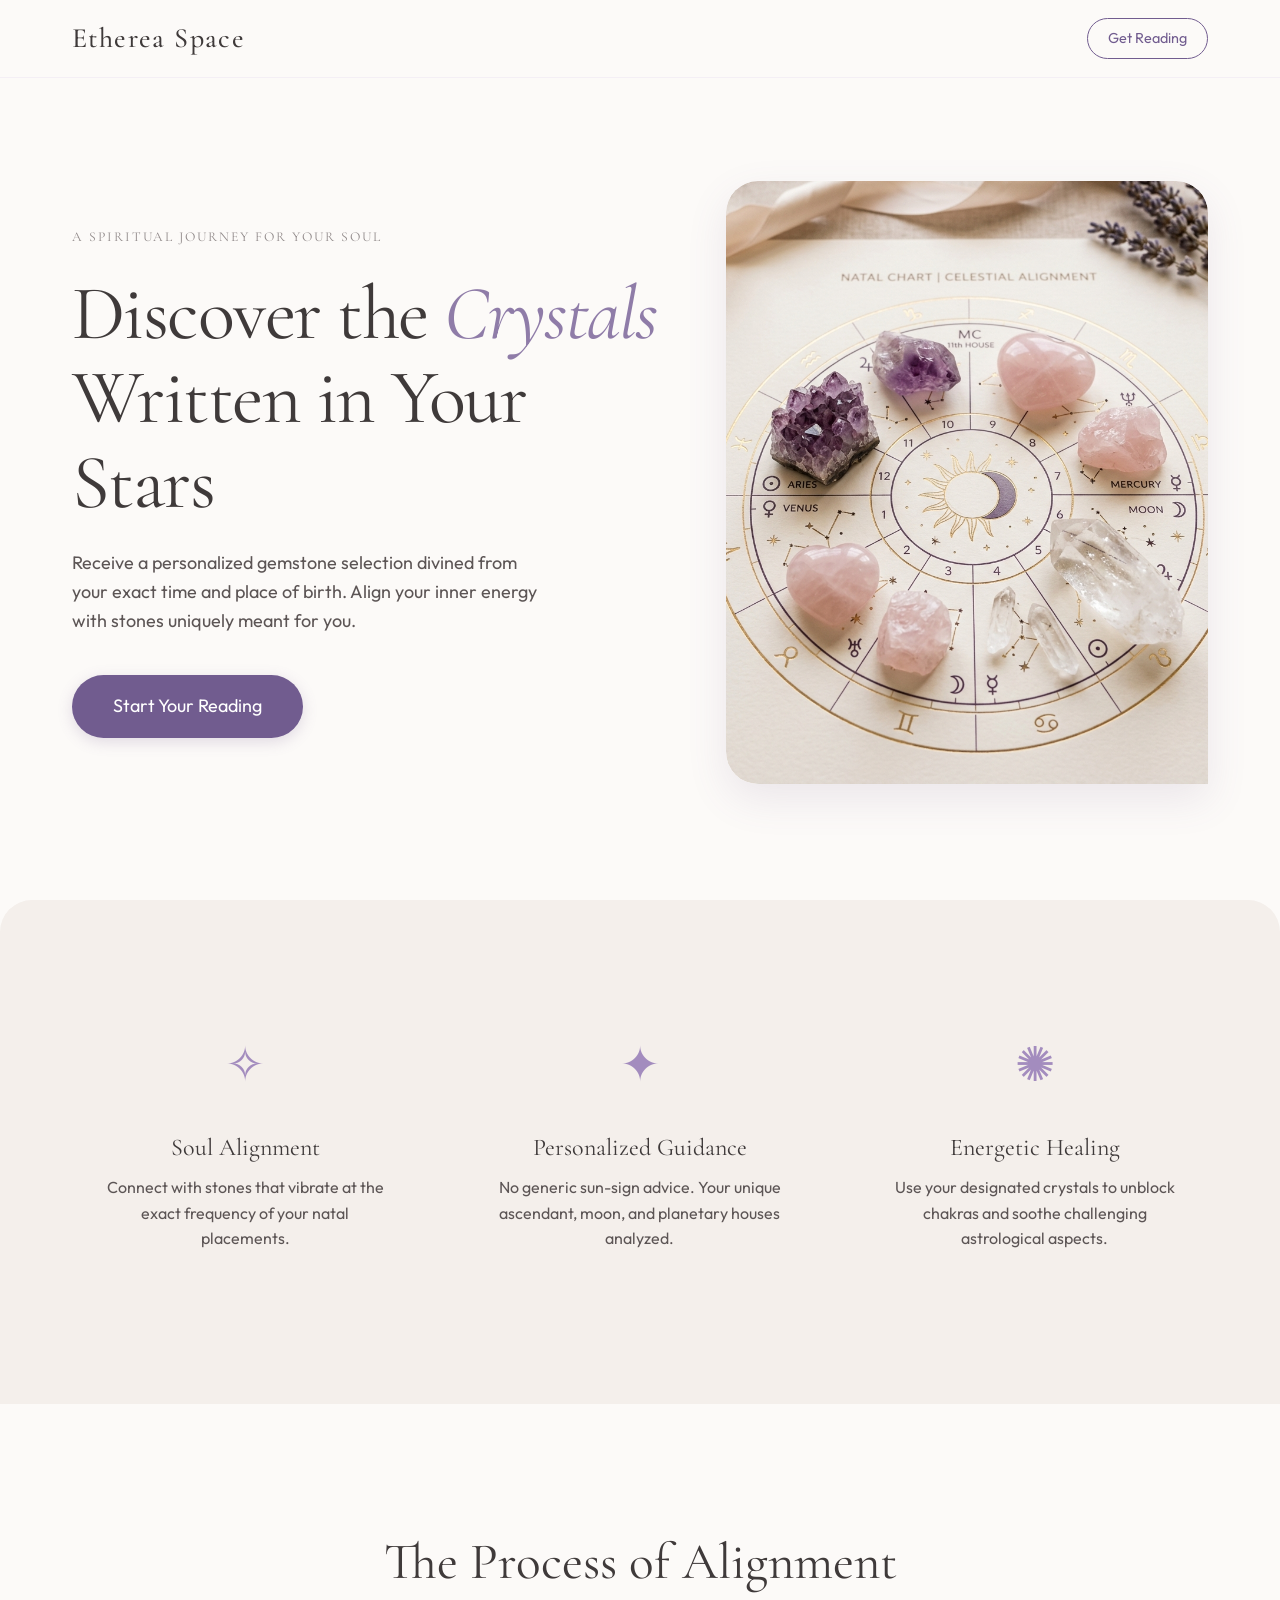
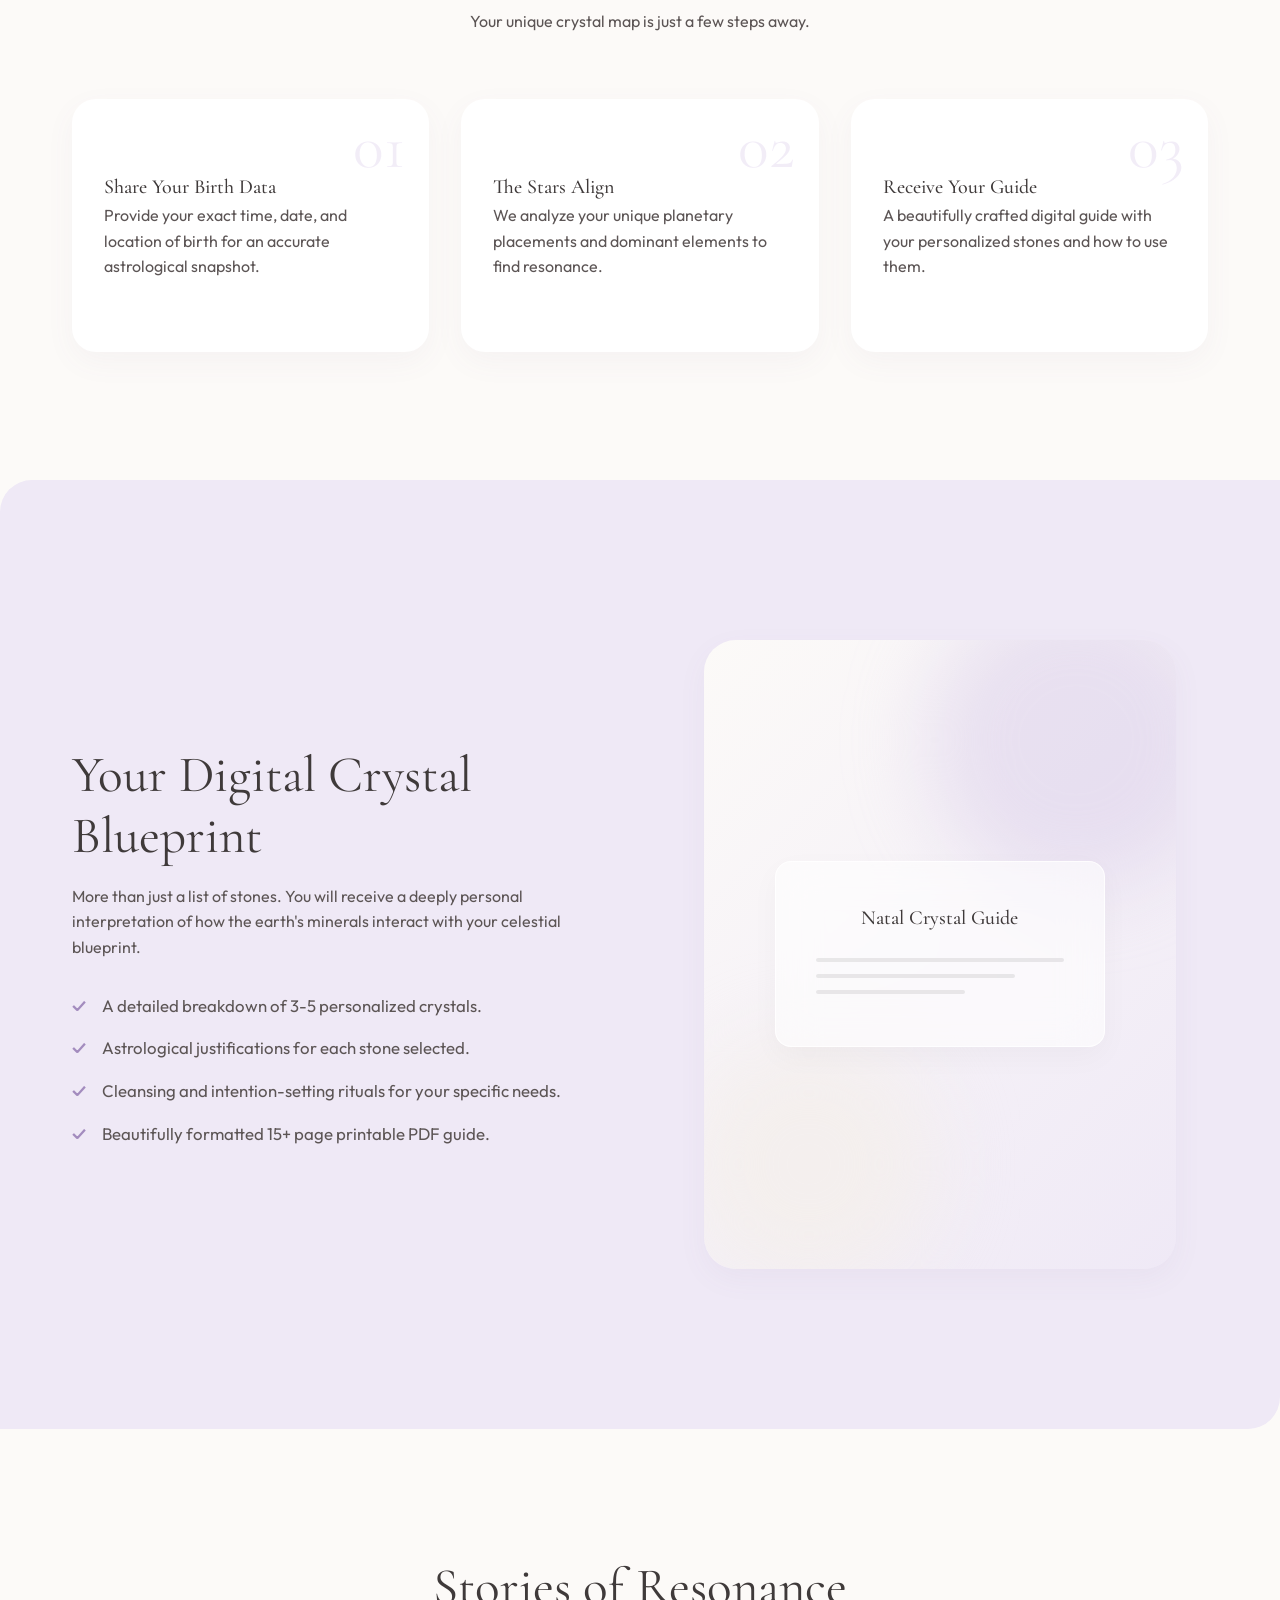
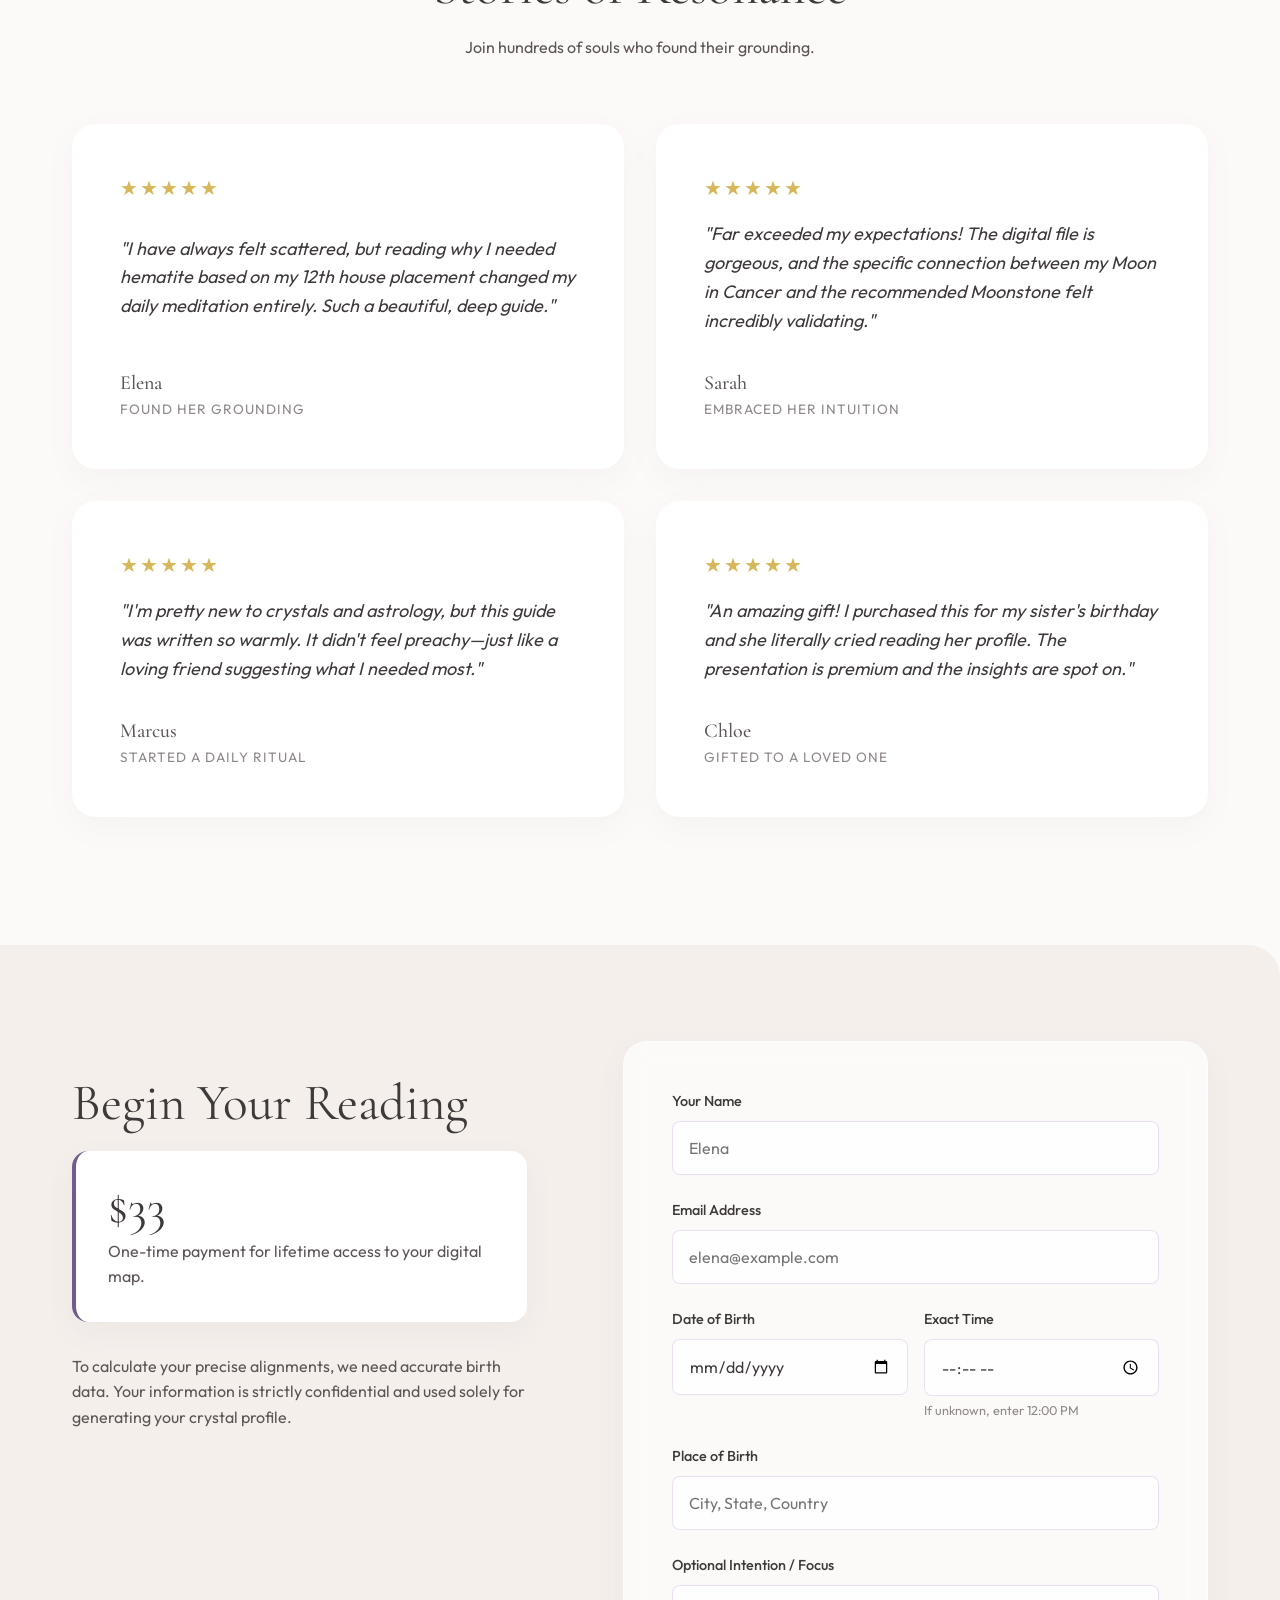
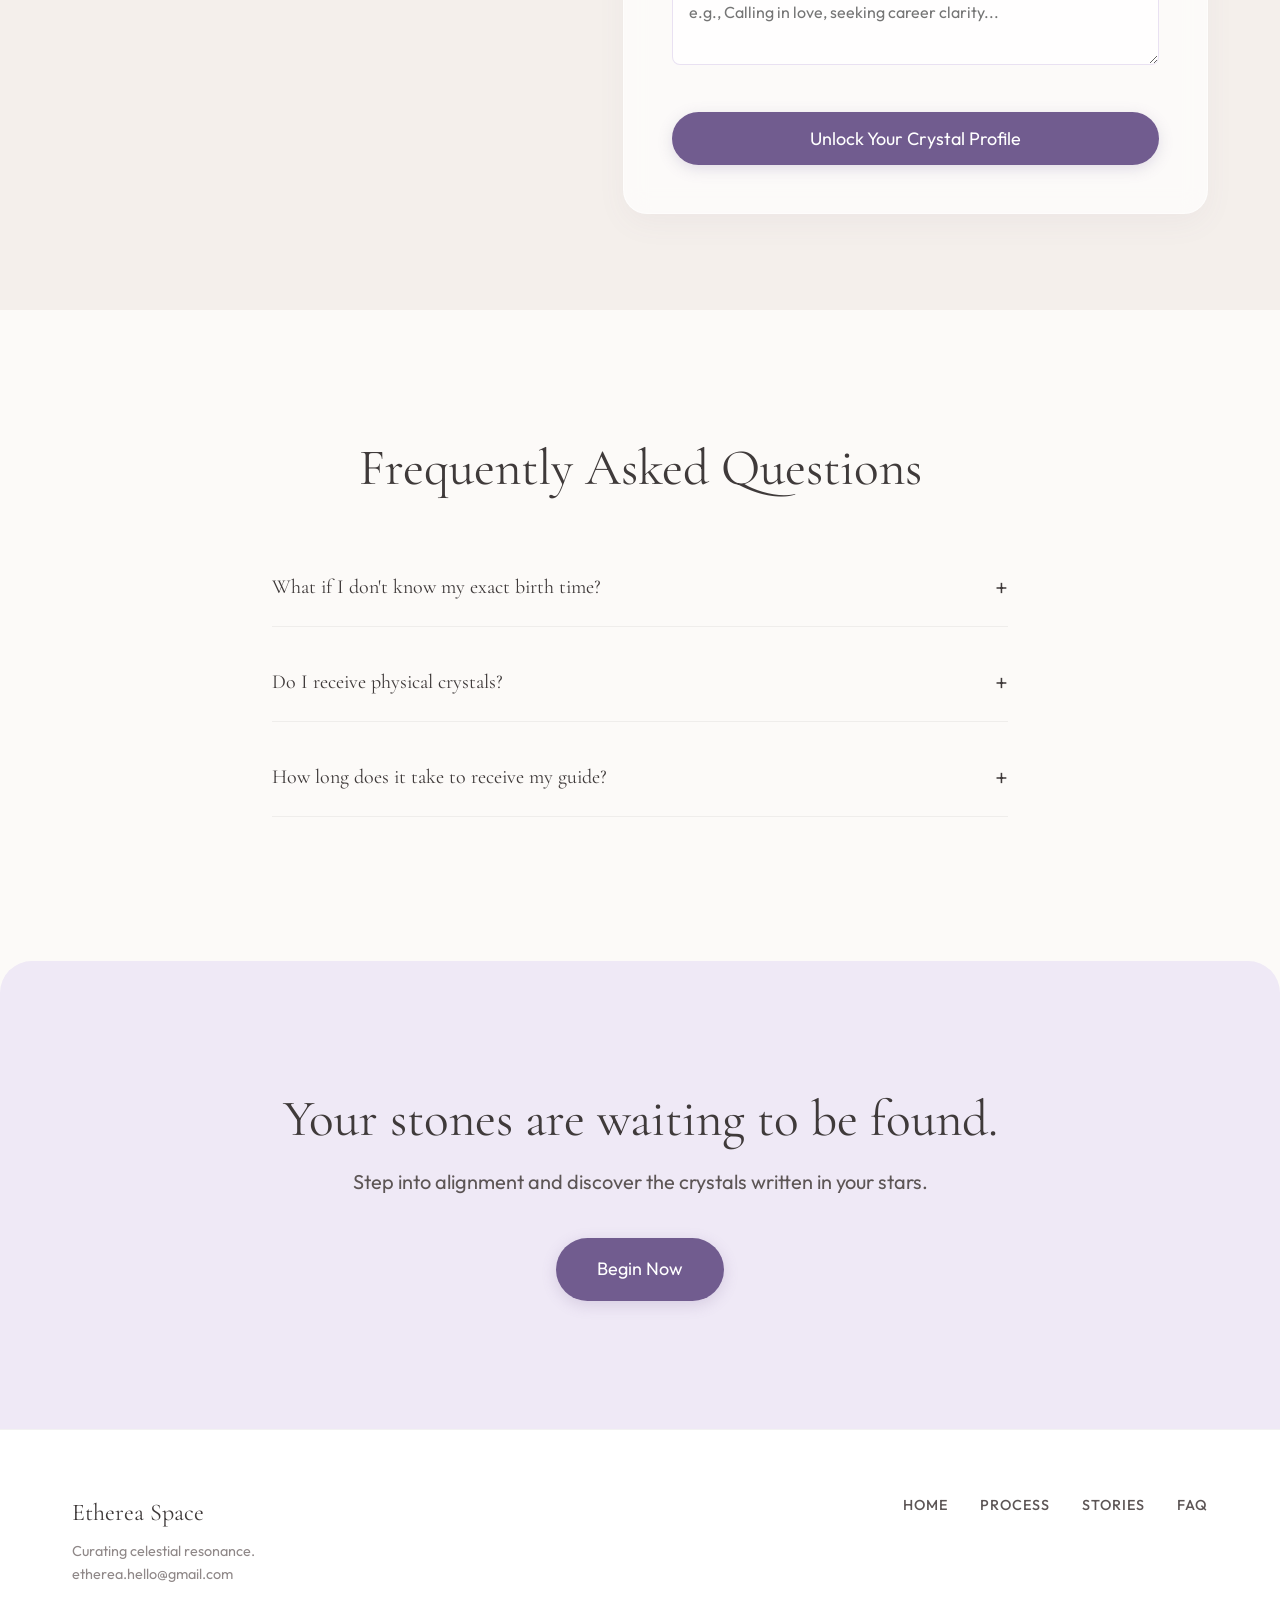
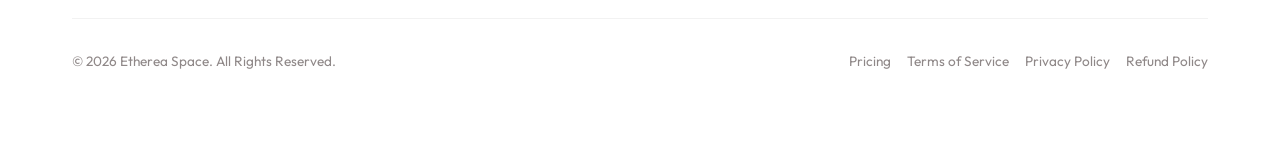
<file: index.html>
<!DOCTYPE html>
<html lang="en">
<head>
    <meta charset="UTF-8">
    <meta name="viewport" content="width=device-width, initial-scale=1.0">
    <title>Etherea Space | Personalized Crystal Natal Reading</title>
    <meta name="description" content="Discover your personalized crystal and gemstone recommendation based on the exact alignments of your natal chart.">
    <link rel="preconnect" href="https://fonts.googleapis.com">
    <link rel="preconnect" href="https://fonts.gstatic.com" crossorigin>
    <link href="https://fonts.googleapis.com/css2?family=Cormorant+Garamond:ital,wght@0,300;0,400;0,500;0,600;1,400&family=Outfit:wght@300;400;500&display=swap" rel="stylesheet">
    <link rel="stylesheet" href="styles.css">
</head>
<body>

    <!-- Header -->
    <header class="navbar">
        <div class="container nav-content">
            <div class="logo">Etherea Space</div>
            <a href="#form-section" class="btn btn-sm">Get Reading</a>
        </div>
    </header>

    <!-- 1. Hero Section -->
    <section class="hero target-section" id="hero">
        <div class="container hero-container">
            <div class="hero-text">
                <span class="eyebrow">A Spiritual Journey for Your Soul</span>
                <h1>Discover the <em>Crystals</em> Written in Your Stars</h1>
                <p>Receive a personalized gemstone selection divined from your exact time and place of birth. Align your inner energy with stones uniquely meant for you.</p>
                <div class="cta-group">
                    <a href="#form-section" class="btn btn-primary btn-lg">Start Your Reading</a>
                </div>
            </div>
            <div class="hero-image-wrapper">
                <img src="assets/hero_image.png" alt="Crystals placed on an aesthetic astrological natal chart" class="hero-img">
            </div>
        </div>
    </section>

    <!-- 2. Trust / Benefits Section -->
    <section class="benefits bg-warm" id="benefits">
        <div class="container benefits-container">
            <div class="benefit-card">
                <div class="icon">✧</div>
                <h3>Soul Alignment</h3>
                <p>Connect with stones that vibrate at the exact frequency of your natal placements.</p>
            </div>
            <div class="benefit-card">
                <div class="icon">✦</div>
                <h3>Personalized Guidance</h3>
                <p>No generic sun-sign advice. Your unique ascendant, moon, and planetary houses analyzed.</p>
            </div>
            <div class="benefit-card">
                <div class="icon">✺</div>
                <h3>Energetic Healing</h3>
                <p>Use your designated crystals to unblock chakras and soothe challenging astrological aspects.</p>
            </div>
        </div>
    </section>

    <!-- 3. How It Works -->
    <section class="how-it-works" id="how-it-works">
        <div class="container section-header">
            <h2>The Process of Alignment</h2>
            <p>Your unique crystal map is just a few steps away.</p>
        </div>
        <div class="container steps-container">
            <div class="step-card">
                <div class="step-num">01</div>
                <h4>Share Your Birth Data</h4>
                <p>Provide your exact time, date, and location of birth for an accurate astrological snapshot.</p>
            </div>
            <div class="step-card">
                <div class="step-num">02</div>
                <h4>The Stars Align</h4>
                <p>We analyze your unique planetary placements and dominant elements to find resonance.</p>
            </div>
            <div class="step-card">
                <div class="step-num">03</div>
                <h4>Receive Your Guide</h4>
                <p>A beautifully crafted digital guide with your personalized stones and how to use them.</p>
            </div>
        </div>
    </section>

    <!-- 4. Product Description -->
    <section class="product-description bg-lavender" id="product">
        <div class="container product-container">
            <div class="product-text">
                <h2>Your Digital Crystal Blueprint</h2>
                <p>More than just a list of stones. You will receive a deeply personal interpretation of how the earth's minerals interact with your celestial blueprint.</p>
                <ul class="feature-list">
                    <li><span>✓</span> A detailed breakdown of 3-5 personalized crystals.</li>
                    <li><span>✓</span> Astrological justifications for each stone selected.</li>
                    <li><span>✓</span> Cleansing and intention-setting rituals for your specific needs.</li>
                    <li><span>✓</span> Beautifully formatted 15+ page printable PDF guide.</li>
                </ul>
            </div>
            <div class="product-visual">
                <div class="abstract-card">
                    <div class="circle c1"></div>
                    <div class="circle c2"></div>
                    <div class="glass-overlay">
                        <h4>Natal Crystal Guide</h4>
                        <div class="lines">
                            <div class="line w-long"></div>
                            <div class="line w-med"></div>
                            <div class="line w-short"></div>
                        </div>
                    </div>
                </div>
            </div>
        </div>
    </section>

    <!-- 5. Testimonials -->
    <section class="testimonials" id="testimonials">
        <div class="container section-header">
            <h2>Stories of Resonance</h2>
            <p>Join hundreds of souls who found their grounding.</p>
        </div>
        <div class="container testimonial-grid">
            <div class="testimonial-card">
                <div class="stars">★★★★★</div>
                <p class="review-text">"I have always felt scattered, but reading why I needed hematite based on my 12th house placement changed my daily meditation entirely. Such a beautiful, deep guide."</p>
                <div class="reviewer">
                    <strong>Elena</strong>
                    <span>Found her grounding</span>
                </div>
            </div>
            <div class="testimonial-card">
                <div class="stars">★★★★★</div>
                <p class="review-text">"Far exceeded my expectations! The digital file is gorgeous, and the specific connection between my Moon in Cancer and the recommended Moonstone felt incredibly validating."</p>
                <div class="reviewer">
                    <strong>Sarah</strong>
                    <span>Embraced her intuition</span>
                </div>
            </div>
            <div class="testimonial-card">
                <div class="stars">★★★★★</div>
                <p class="review-text">"I'm pretty new to crystals and astrology, but this guide was written so warmly. It didn't feel preachy—just like a loving friend suggesting what I needed most."</p>
                <div class="reviewer">
                    <strong>Marcus</strong>
                    <span>Started a daily ritual</span>
                </div>
            </div>
            <div class="testimonial-card">
                <div class="stars">★★★★★</div>
                <p class="review-text">"An amazing gift! I purchased this for my sister's birthday and she literally cried reading her profile. The presentation is premium and the insights are spot on."</p>
                <div class="reviewer">
                    <strong>Chloe</strong>
                    <span>Gifted to a loved one</span>
                </div>
            </div>
        </div>
    </section>

    <!-- 6 & 7. Input Form & Pricing -->
    <section class="form-section bg-warm" id="form-section">
        <div class="container form-layout">
            <div class="form-intro">
                <h2>Begin Your Reading</h2>
                <div class="pricing-card">
                    <span class="price">$33</span>
                    <span class="price-desc">One-time payment for lifetime access to your digital map.</span>
                </div>
                <p class="form-context">To calculate your precise alignments, we need accurate birth data. Your information is strictly confidential and used solely for generating your crystal profile.</p>
            </div>
            <div class="form-wrapper glass-panel">
                <form id="natalForm" class="natal-form">
                    <div class="form-group">
                        <label for="name">Your Name</label>
                        <input type="text" id="name" name="name" required placeholder="Elena">
                    </div>
                    <div class="form-group">
                        <label for="email">Email Address</label>
                        <input type="email" id="email" name="email" required placeholder="elena@example.com">
                    </div>
                    <div class="form-row">
                        <div class="form-group half">
                            <label for="dob">Date of Birth</label>
                            <input type="date" id="dob" name="dob" required>
                        </div>
                        <div class="form-group half">
                            <label for="time">Exact Time</label>
                            <input type="time" id="time" name="time" required>
                            <small class="helper-text">If unknown, enter 12:00 PM</small>
                        </div>
                    </div>
                    <div class="form-group">
                        <label for="place">Place of Birth</label>
                        <input type="text" id="place" name="place" required placeholder="City, State, Country">
                    </div>
                    <div class="form-group">
                        <label for="intention">Optional Intention / Focus</label>
                        <textarea id="intention" name="intention" rows="2" placeholder="e.g., Calling in love, seeking career clarity..."></textarea>
                    </div>
                    <button type="submit" class="btn btn-primary submit-btn" id="submitBtn">
                        <span class="btn-text">Unlock Your Crystal Profile</span>
                        <span class="loader" style="display: none;"></span>
                    </button>
                    <div class="form-success" id="formSuccess" style="display: none;">
                        <h3>✨ Journey Initiated</h3>
                        <p>Redirecting you to secure checkout...</p>
                    </div>
                </form>
            </div>
        </div>
    </section>

    <!-- 8. FAQ Section -->
    <section class="faq-section" id="faq">
        <div class="container faq-container">
            <h2>Frequently Asked Questions</h2>
            <div class="faq-list">
                <div class="faq-item">
                    <button class="faq-question">What if I don't know my exact birth time?</button>
                    <div class="faq-answer"><p>While an exact time gives us your rising sign and precise house placements, we can still provide a robust sun and moon alignment profile using a default time of 12:00 PM.</p></div>
                </div>
                <div class="faq-item">
                    <button class="faq-question">Do I receive physical crystals?</button>
                    <div class="faq-answer"><p>This is a strictly digital product. You will receive a visually stunning, comprehensive digital guide detailing which crystals belong to you, allowing you to source them locally or ethically yourself.</p></div>
                </div>
                <div class="faq-item">
                    <button class="faq-question">How long does it take to receive my guide?</button>
                    <div class="faq-answer"><p>Your personalized digital guide is intuitively generated and delivered directly to your email inbox within 24 hours of purchase.</p></div>
                </div>
            </div>
        </div>
    </section>

    <!-- 9. Final CTA -->
    <section class="final-cta bg-lavender" id="final-cta">
        <div class="container cta-container text-center">
            <h2>Your stones are waiting to be found.</h2>
            <p>Step into alignment and discover the crystals written in your stars.</p>
            <a href="#form-section" class="btn btn-primary btn-lg">Begin Now</a>
        </div>
    </section>

    <!-- 10. Footer -->
    <footer class="footer">
        <div class="container footer-container">
            <div class="footer-brand">
                <h3>Etherea Space</h3>
                <p>Curating celestial resonance.</p>
                <p><a href="mailto:etherea.hello@gmail.com">etherea.hello@gmail.com</a></p>
            </div>
            <div class="footer-links">
                <a href="#hero">Home</a>
                <a href="#how-it-works">Process</a>
                <a href="#testimonials">Stories</a>
                <a href="#faq">FAQ</a>
            </div>
            <div class="footer-legal">
                <p>&copy; 2026 Etherea Space. All Rights Reserved.</p>
                <div class="legal-links">
                    <a href="pricing.html">Pricing</a>
                    <a href="terms.html">Terms of Service</a>
                    <a href="privacy.html">Privacy Policy</a>
                    <a href="refund.html">Refund Policy</a>
                </div>
            </div>
        </div>
    </footer>

    <script src="script.js"></script>
</body>
</html>
</file>
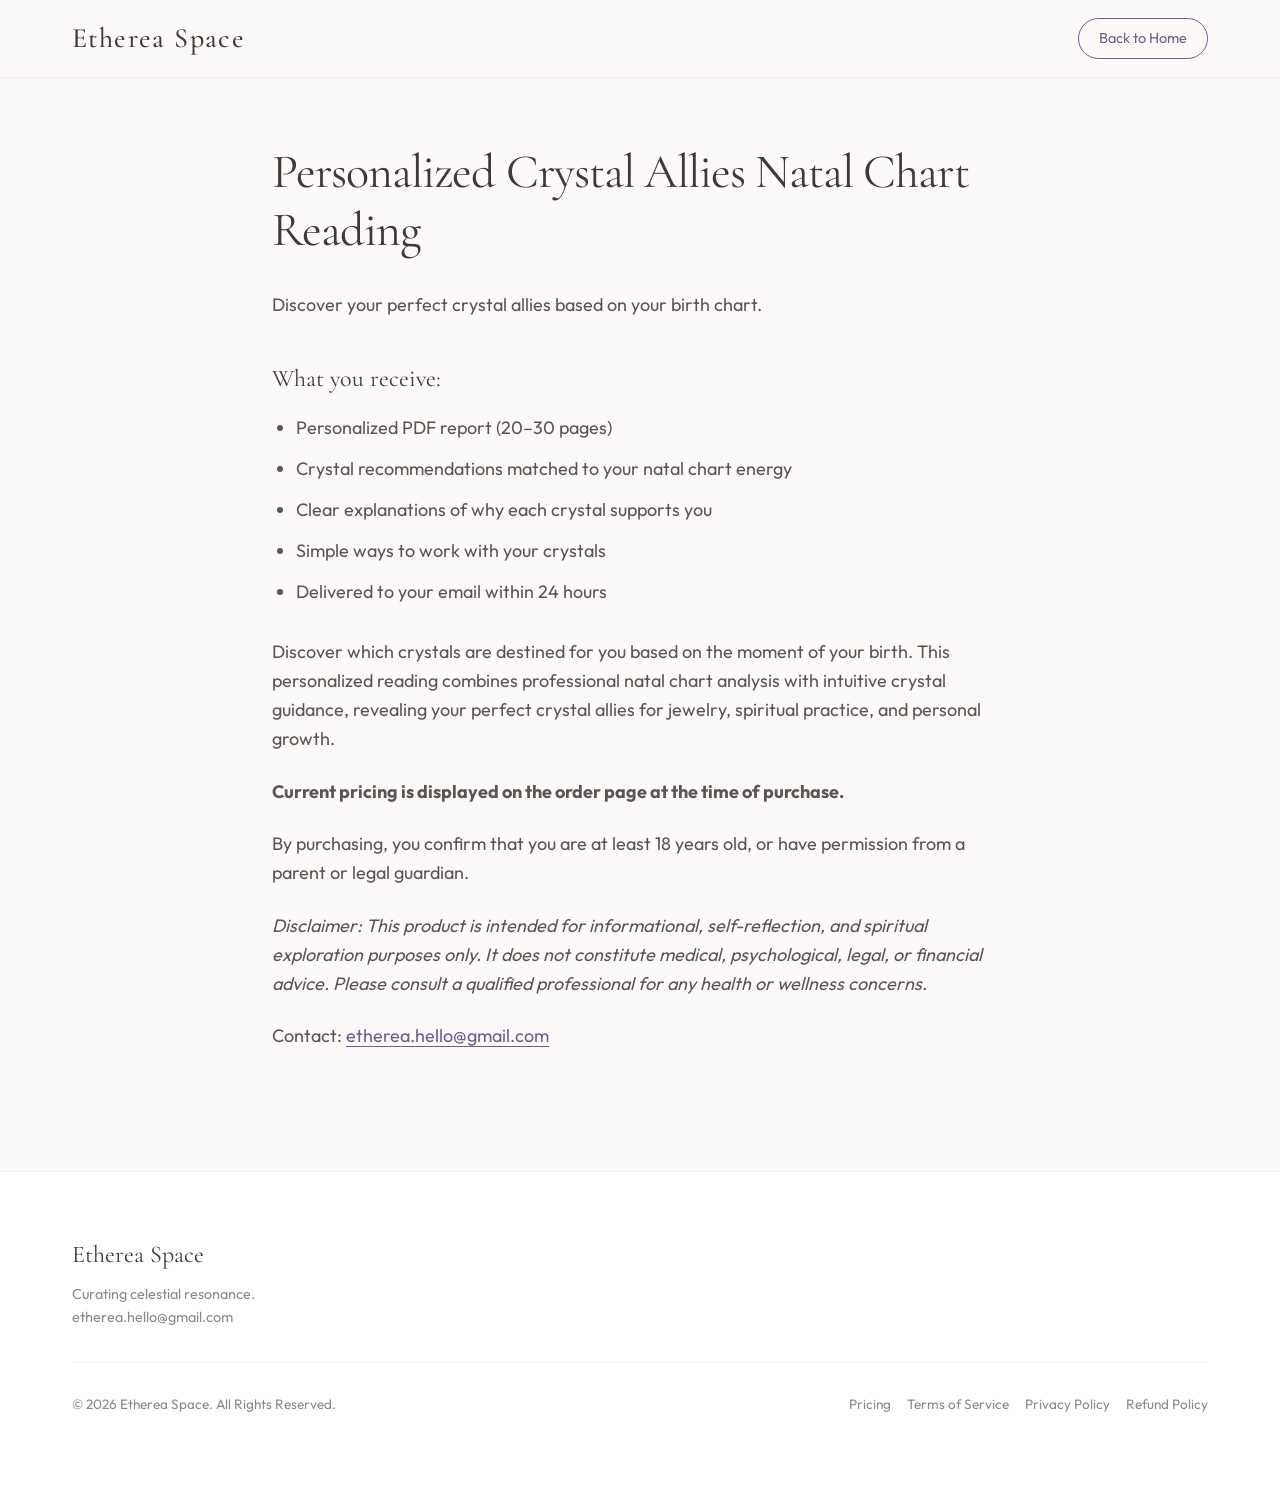
<file: pricing.html>
<!DOCTYPE html>
<html lang="en">
<head>
    <meta charset="UTF-8">
    <meta name="viewport" content="width=device-width, initial-scale=1.0">
    <title>Pricing | Etherea Space</title>
    <link rel="preconnect" href="https://fonts.googleapis.com">
    <link rel="preconnect" href="https://fonts.gstatic.com" crossorigin>
    <link href="https://fonts.googleapis.com/css2?family=Cormorant+Garamond:ital,wght@0,300;0,400;0,500;0,600;1,400&family=Outfit:wght@300;400;500&display=swap" rel="stylesheet">
    <link rel="stylesheet" href="styles.css">
</head>
<body class="page-legal">
    <header class="navbar">
        <div class="container nav-content">
            <a href="index.html" class="logo">Etherea Space</a>
            <a href="index.html" class="btn btn-sm">Back to Home</a>
        </div>
    </header>

    <main class="legal-content">
        <div class="container container-sm">
            <h1>Personalized Crystal Allies Natal Chart Reading</h1>
            
            <p>Discover your perfect crystal allies based on your birth chart.</p>
            
            <h3>What you receive:</h3>
            <ul>
                <li>Personalized PDF report (20–30 pages)</li>
                <li>Crystal recommendations matched to your natal chart energy</li>
                <li>Clear explanations of why each crystal supports you</li>
                <li>Simple ways to work with your crystals</li>
                <li>Delivered to your email within 24 hours</li>
            </ul>

            <p>Discover which crystals are destined for you based on the moment of your birth. This personalized reading combines professional natal chart analysis with intuitive crystal guidance, revealing your perfect crystal allies for jewelry, spiritual practice, and personal growth.</p>

            <p><strong>Current pricing is displayed on the order page at the time of purchase.</strong></p>

            <p>By purchasing, you confirm that you are at least 18 years old, or have permission from a parent or legal guardian.</p>

            <p><em>Disclaimer: This product is intended for informational, self-reflection, and spiritual exploration purposes only. It does not constitute medical, psychological, legal, or financial advice. Please consult a qualified professional for any health or wellness concerns.</em></p>

            <p>Contact: <a href="mailto:etherea.hello@gmail.com">etherea.hello@gmail.com</a></p>
        </div>
    </main>

    <footer class="footer">
        <div class="container footer-container">
            <div class="footer-brand">
                <h3>Etherea Space</h3>
                <p>Curating celestial resonance.</p>
                <p><a href="mailto:etherea.hello@gmail.com">etherea.hello@gmail.com</a></p>
            </div>
            <div class="footer-legal">
                <p>&copy; 2026 Etherea Space. All Rights Reserved.</p>
                <div class="legal-links">
                    <a href="pricing.html">Pricing</a>
                    <a href="terms.html">Terms of Service</a>
                    <a href="privacy.html">Privacy Policy</a>
                    <a href="refund.html">Refund Policy</a>
                </div>
            </div>
        </div>
    </footer>
</body>
</html>
</file>
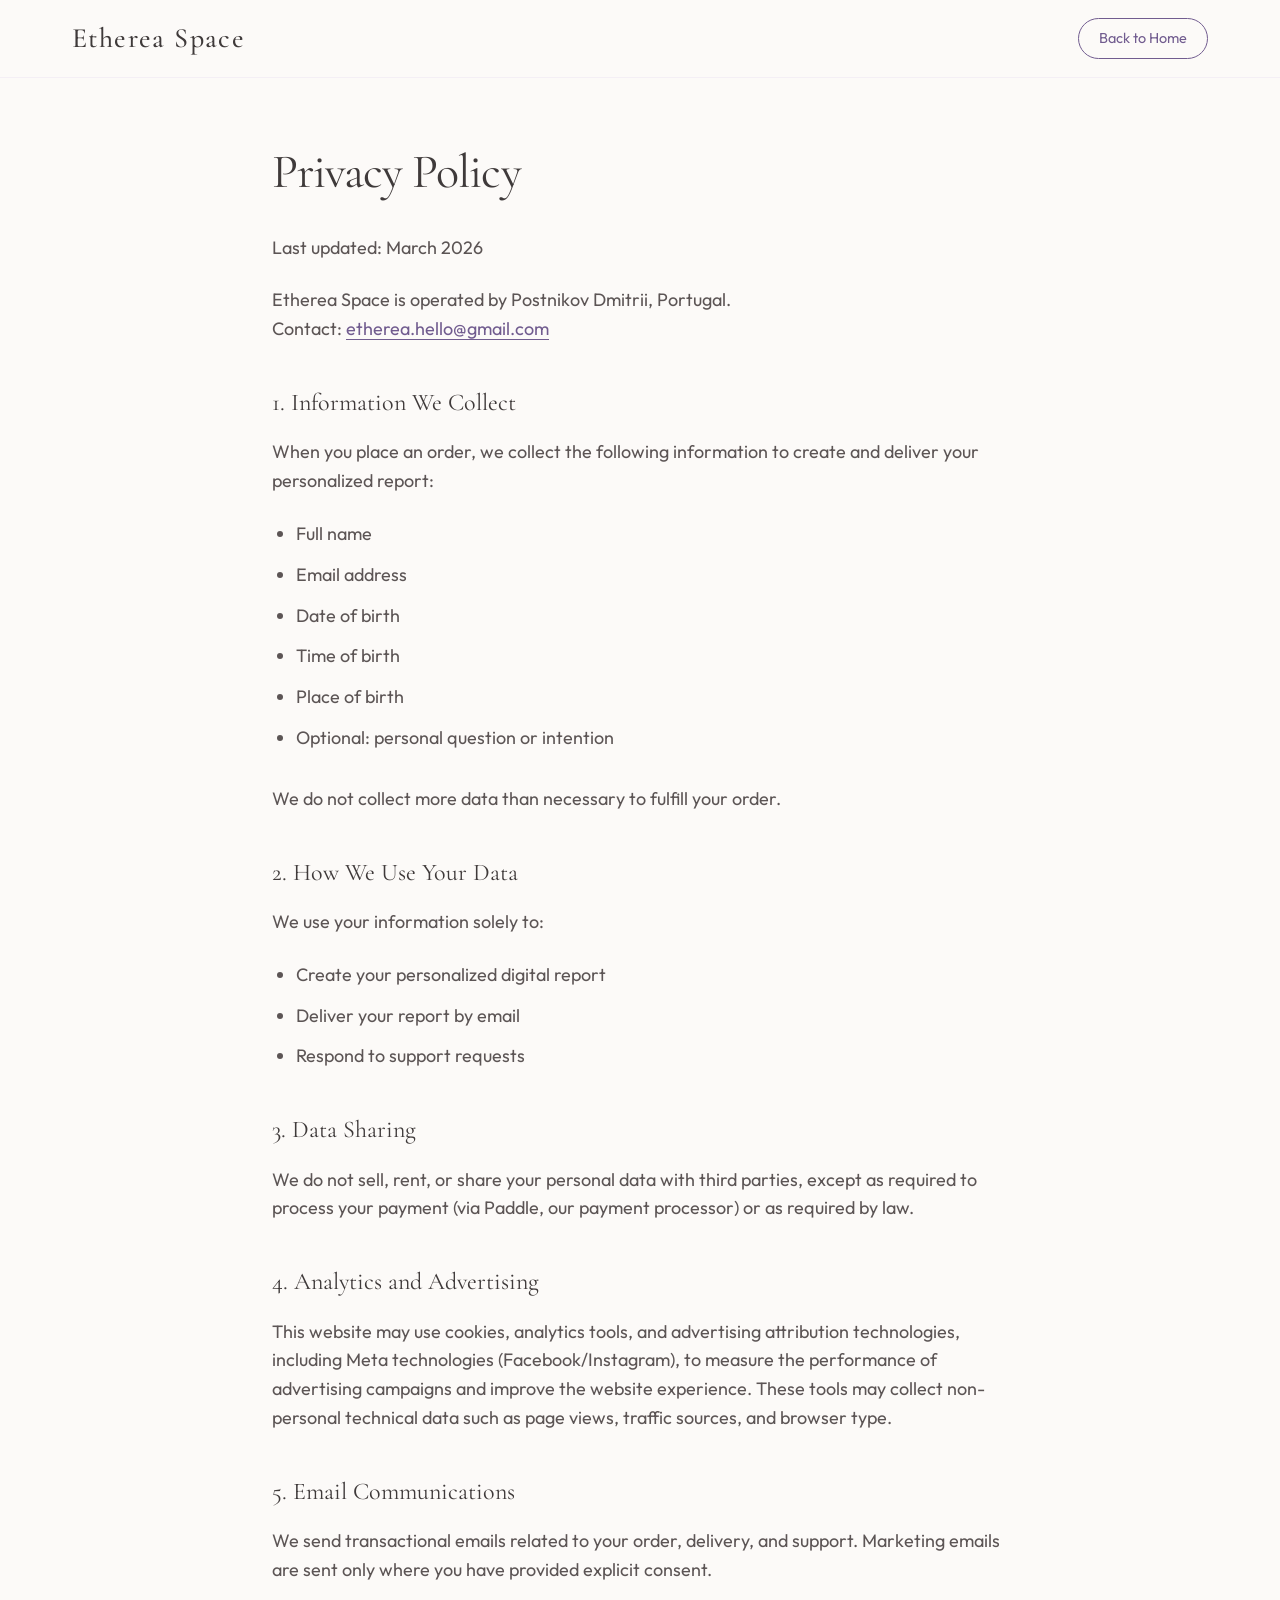
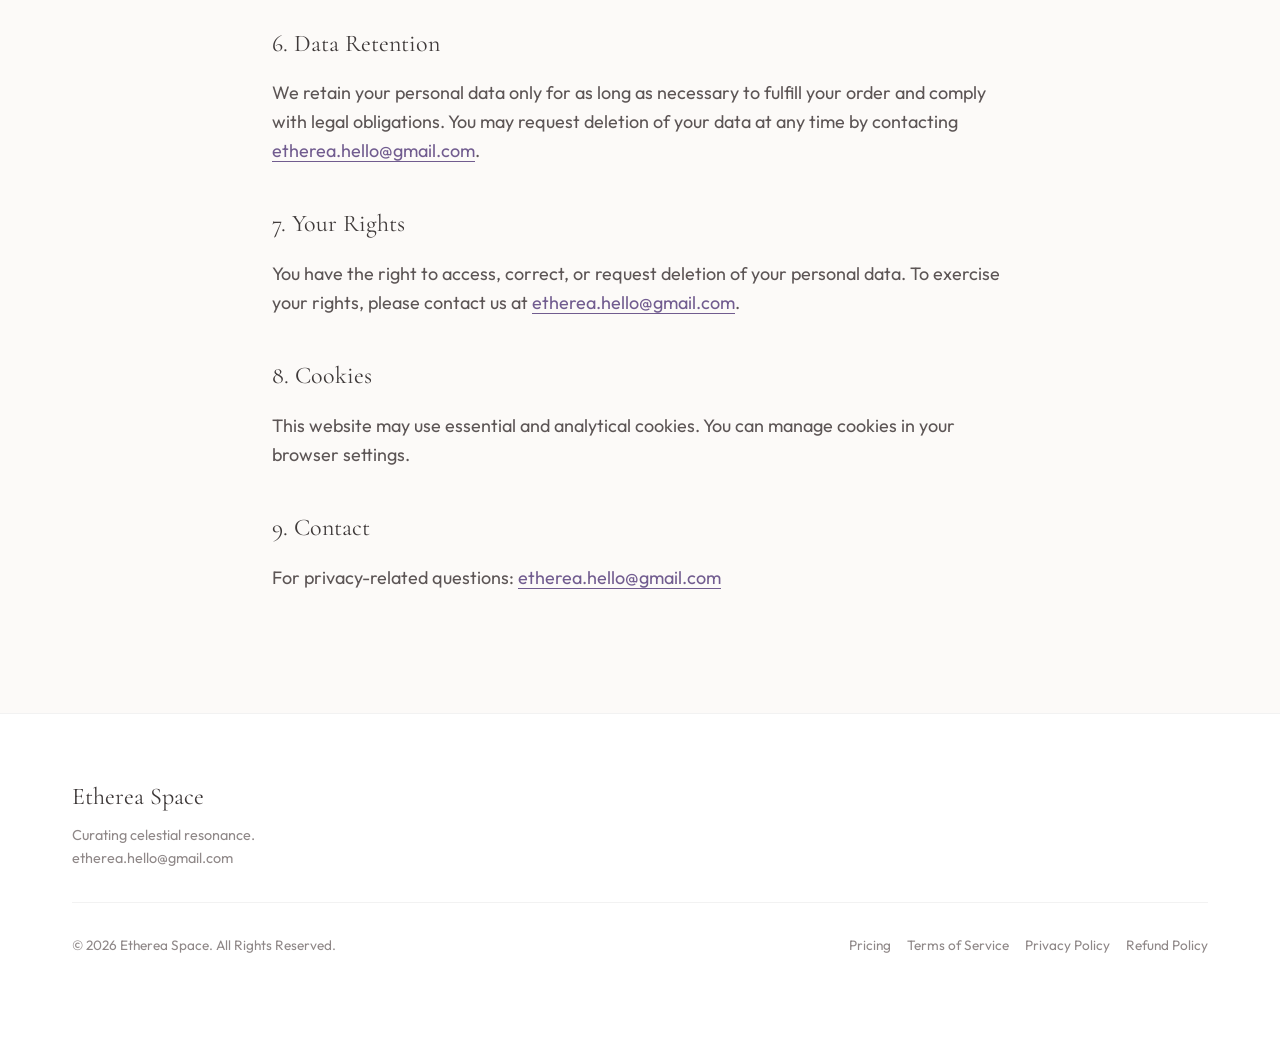
<file: privacy.html>
<!DOCTYPE html>
<html lang="en">
<head>
    <meta charset="UTF-8">
    <meta name="viewport" content="width=device-width, initial-scale=1.0">
    <title>Privacy Policy | Etherea Space</title>
    <link rel="preconnect" href="https://fonts.googleapis.com">
    <link rel="preconnect" href="https://fonts.gstatic.com" crossorigin>
    <link href="https://fonts.googleapis.com/css2?family=Cormorant+Garamond:ital,wght@0,300;0,400;0,500;0,600;1,400&family=Outfit:wght@300;400;500&display=swap" rel="stylesheet">
    <link rel="stylesheet" href="styles.css">
</head>
<body class="page-legal">
    <header class="navbar">
        <div class="container nav-content">
            <a href="index.html" class="logo">Etherea Space</a>
            <a href="index.html" class="btn btn-sm">Back to Home</a>
        </div>
    </header>

    <main class="legal-content">
        <div class="container container-sm">
            <h1>Privacy Policy</h1>
            
            <p>Last updated: March 2026</p>
            <p>Etherea Space is operated by Postnikov Dmitrii, Portugal.<br>
            Contact: <a href="mailto:etherea.hello@gmail.com">etherea.hello@gmail.com</a></p>

            <h3>1. Information We Collect</h3>
            <p>When you place an order, we collect the following information to create and deliver your personalized report:</p>
            <ul>
                <li>Full name</li>
                <li>Email address</li>
                <li>Date of birth</li>
                <li>Time of birth</li>
                <li>Place of birth</li>
                <li>Optional: personal question or intention</li>
            </ul>
            <p>We do not collect more data than necessary to fulfill your order.</p>

            <h3>2. How We Use Your Data</h3>
            <p>We use your information solely to:</p>
            <ul>
                <li>Create your personalized digital report</li>
                <li>Deliver your report by email</li>
                <li>Respond to support requests</li>
            </ul>

            <h3>3. Data Sharing</h3>
            <p>We do not sell, rent, or share your personal data with third parties, except as required to process your payment (via Paddle, our payment processor) or as required by law.</p>

            <h3>4. Analytics and Advertising</h3>
            <p>This website may use cookies, analytics tools, and advertising attribution technologies, including Meta technologies (Facebook/Instagram), to measure the performance of advertising campaigns and improve the website experience. These tools may collect non-personal technical data such as page views, traffic sources, and browser type.</p>

            <h3>5. Email Communications</h3>
            <p>We send transactional emails related to your order, delivery, and support. Marketing emails are sent only where you have provided explicit consent.</p>

            <h3>6. Data Retention</h3>
            <p>We retain your personal data only for as long as necessary to fulfill your order and comply with legal obligations. You may request deletion of your data at any time by contacting <a href="mailto:etherea.hello@gmail.com">etherea.hello@gmail.com</a>.</p>

            <h3>7. Your Rights</h3>
            <p>You have the right to access, correct, or request deletion of your personal data. To exercise your rights, please contact us at <a href="mailto:etherea.hello@gmail.com">etherea.hello@gmail.com</a>.</p>

            <h3>8. Cookies</h3>
            <p>This website may use essential and analytical cookies. You can manage cookies in your browser settings.</p>

            <h3>9. Contact</h3>
            <p>For privacy-related questions: <a href="mailto:etherea.hello@gmail.com">etherea.hello@gmail.com</a></p>
        </div>
    </main>

    <footer class="footer">
        <div class="container footer-container">
            <div class="footer-brand">
                <h3>Etherea Space</h3>
                <p>Curating celestial resonance.</p>
                <p><a href="mailto:etherea.hello@gmail.com">etherea.hello@gmail.com</a></p>
            </div>
            <div class="footer-legal">
                <p>&copy; 2026 Etherea Space. All Rights Reserved.</p>
                <div class="legal-links">
                    <a href="pricing.html">Pricing</a>
                    <a href="terms.html">Terms of Service</a>
                    <a href="privacy.html">Privacy Policy</a>
                    <a href="refund.html">Refund Policy</a>
                </div>
            </div>
        </div>
    </footer>
</body>
</html>
</file>
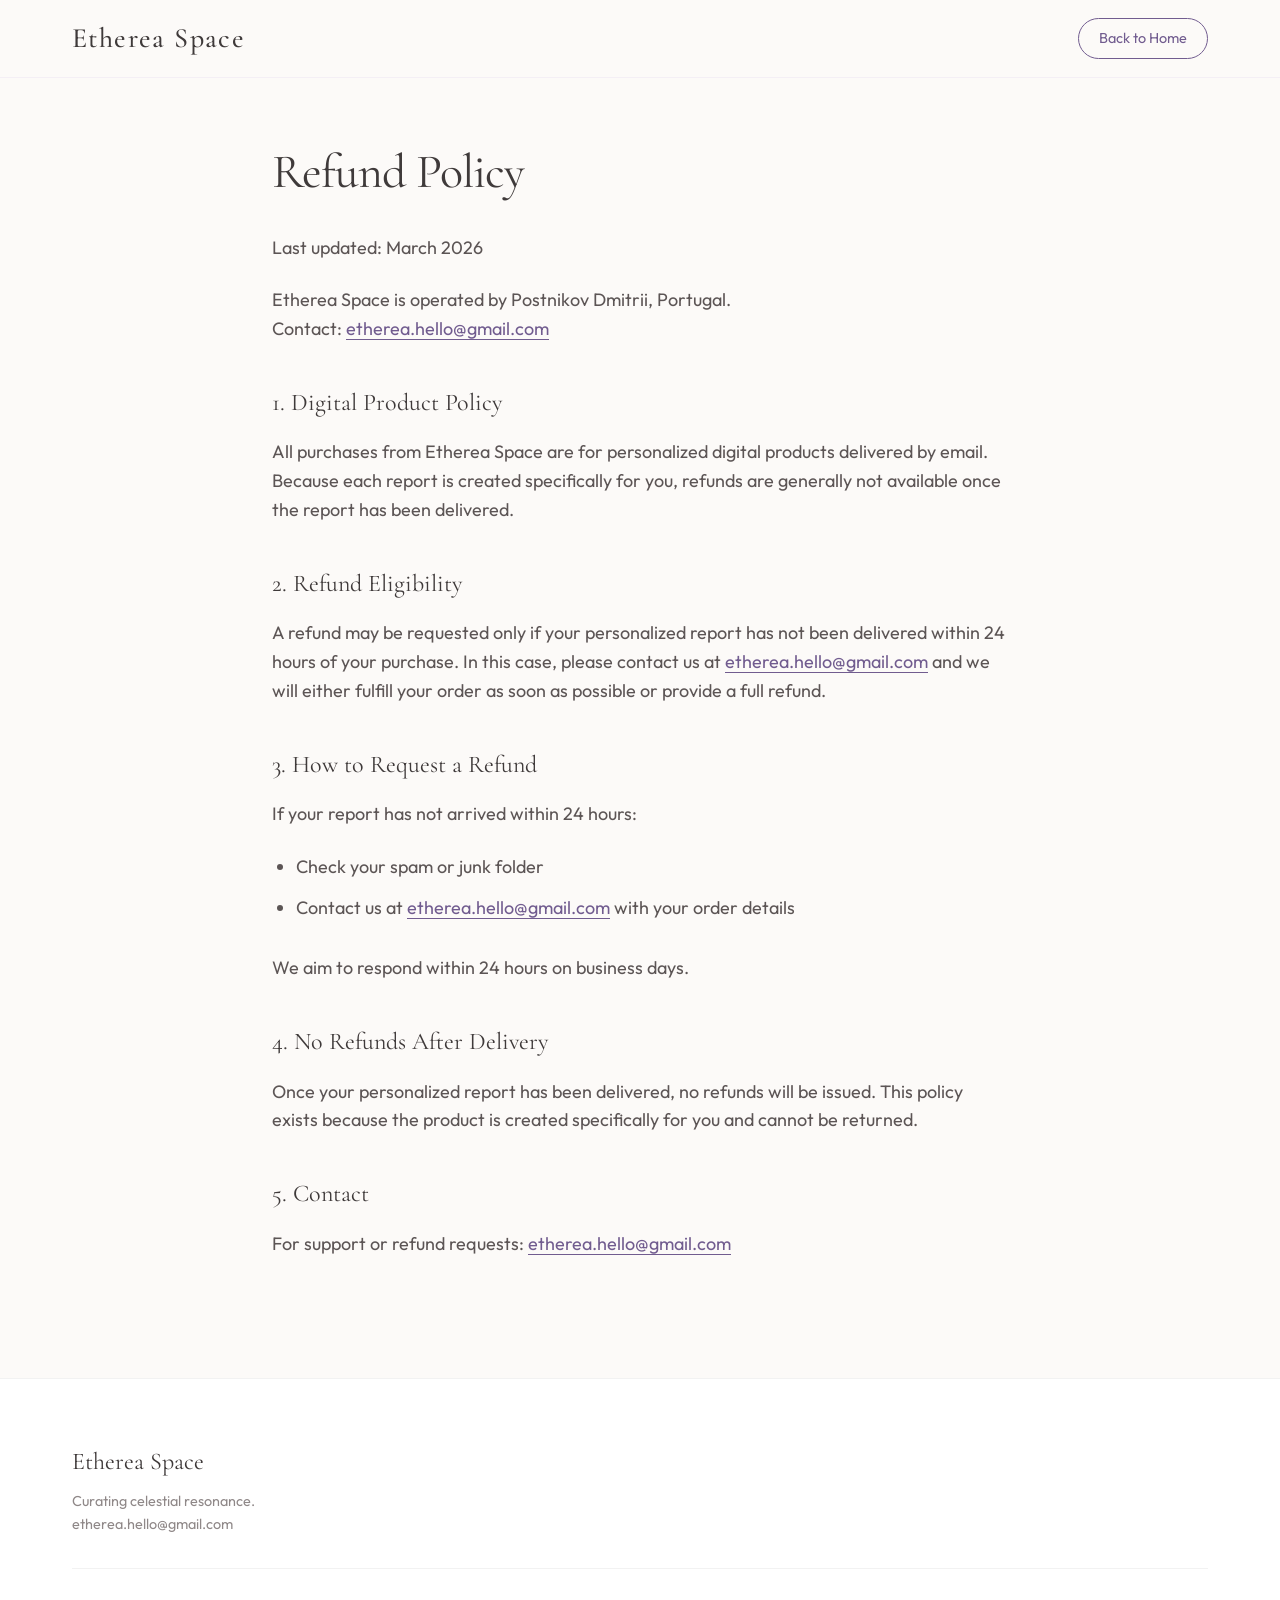
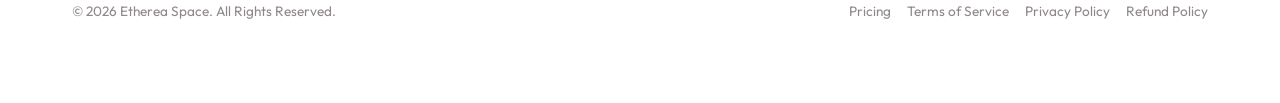
<file: refund.html>
<!DOCTYPE html>
<html lang="en">
<head>
    <meta charset="UTF-8">
    <meta name="viewport" content="width=device-width, initial-scale=1.0">
    <title>Refund Policy | Etherea Space</title>
    <link rel="preconnect" href="https://fonts.googleapis.com">
    <link rel="preconnect" href="https://fonts.gstatic.com" crossorigin>
    <link href="https://fonts.googleapis.com/css2?family=Cormorant+Garamond:ital,wght@0,300;0,400;0,500;0,600;1,400&family=Outfit:wght@300;400;500&display=swap" rel="stylesheet">
    <link rel="stylesheet" href="styles.css">
</head>
<body class="page-legal">
    <header class="navbar">
        <div class="container nav-content">
            <a href="index.html" class="logo">Etherea Space</a>
            <a href="index.html" class="btn btn-sm">Back to Home</a>
        </div>
    </header>

    <main class="legal-content">
        <div class="container container-sm">
            <h1>Refund Policy</h1>
            
            <p>Last updated: March 2026</p>
            <p>Etherea Space is operated by Postnikov Dmitrii, Portugal.<br>
            Contact: <a href="mailto:etherea.hello@gmail.com">etherea.hello@gmail.com</a></p>

            <h3>1. Digital Product Policy</h3>
            <p>All purchases from Etherea Space are for personalized digital products delivered by email. Because each report is created specifically for you, refunds are generally not available once the report has been delivered.</p>

            <h3>2. Refund Eligibility</h3>
            <p>A refund may be requested only if your personalized report has not been delivered within 24 hours of your purchase. In this case, please contact us at <a href="mailto:etherea.hello@gmail.com">etherea.hello@gmail.com</a> and we will either fulfill your order as soon as possible or provide a full refund.</p>

            <h3>3. How to Request a Refund</h3>
            <p>If your report has not arrived within 24 hours:</p>
            <ul>
                <li>Check your spam or junk folder</li>
                <li>Contact us at <a href="mailto:etherea.hello@gmail.com">etherea.hello@gmail.com</a> with your order details</li>
            </ul>
            <p>We aim to respond within 24 hours on business days.</p>

            <h3>4. No Refunds After Delivery</h3>
            <p>Once your personalized report has been delivered, no refunds will be issued. This policy exists because the product is created specifically for you and cannot be returned.</p>

            <h3>5. Contact</h3>
            <p>For support or refund requests: <a href="mailto:etherea.hello@gmail.com">etherea.hello@gmail.com</a></p>
        </div>
    </main>

    <footer class="footer">
        <div class="container footer-container">
            <div class="footer-brand">
                <h3>Etherea Space</h3>
                <p>Curating celestial resonance.</p>
                <p><a href="mailto:etherea.hello@gmail.com">etherea.hello@gmail.com</a></p>
            </div>
            <div class="footer-legal">
                <p>&copy; 2026 Etherea Space. All Rights Reserved.</p>
                <div class="legal-links">
                    <a href="pricing.html">Pricing</a>
                    <a href="terms.html">Terms of Service</a>
                    <a href="privacy.html">Privacy Policy</a>
                    <a href="refund.html">Refund Policy</a>
                </div>
            </div>
        </div>
    </footer>
</body>
</html>
</file>
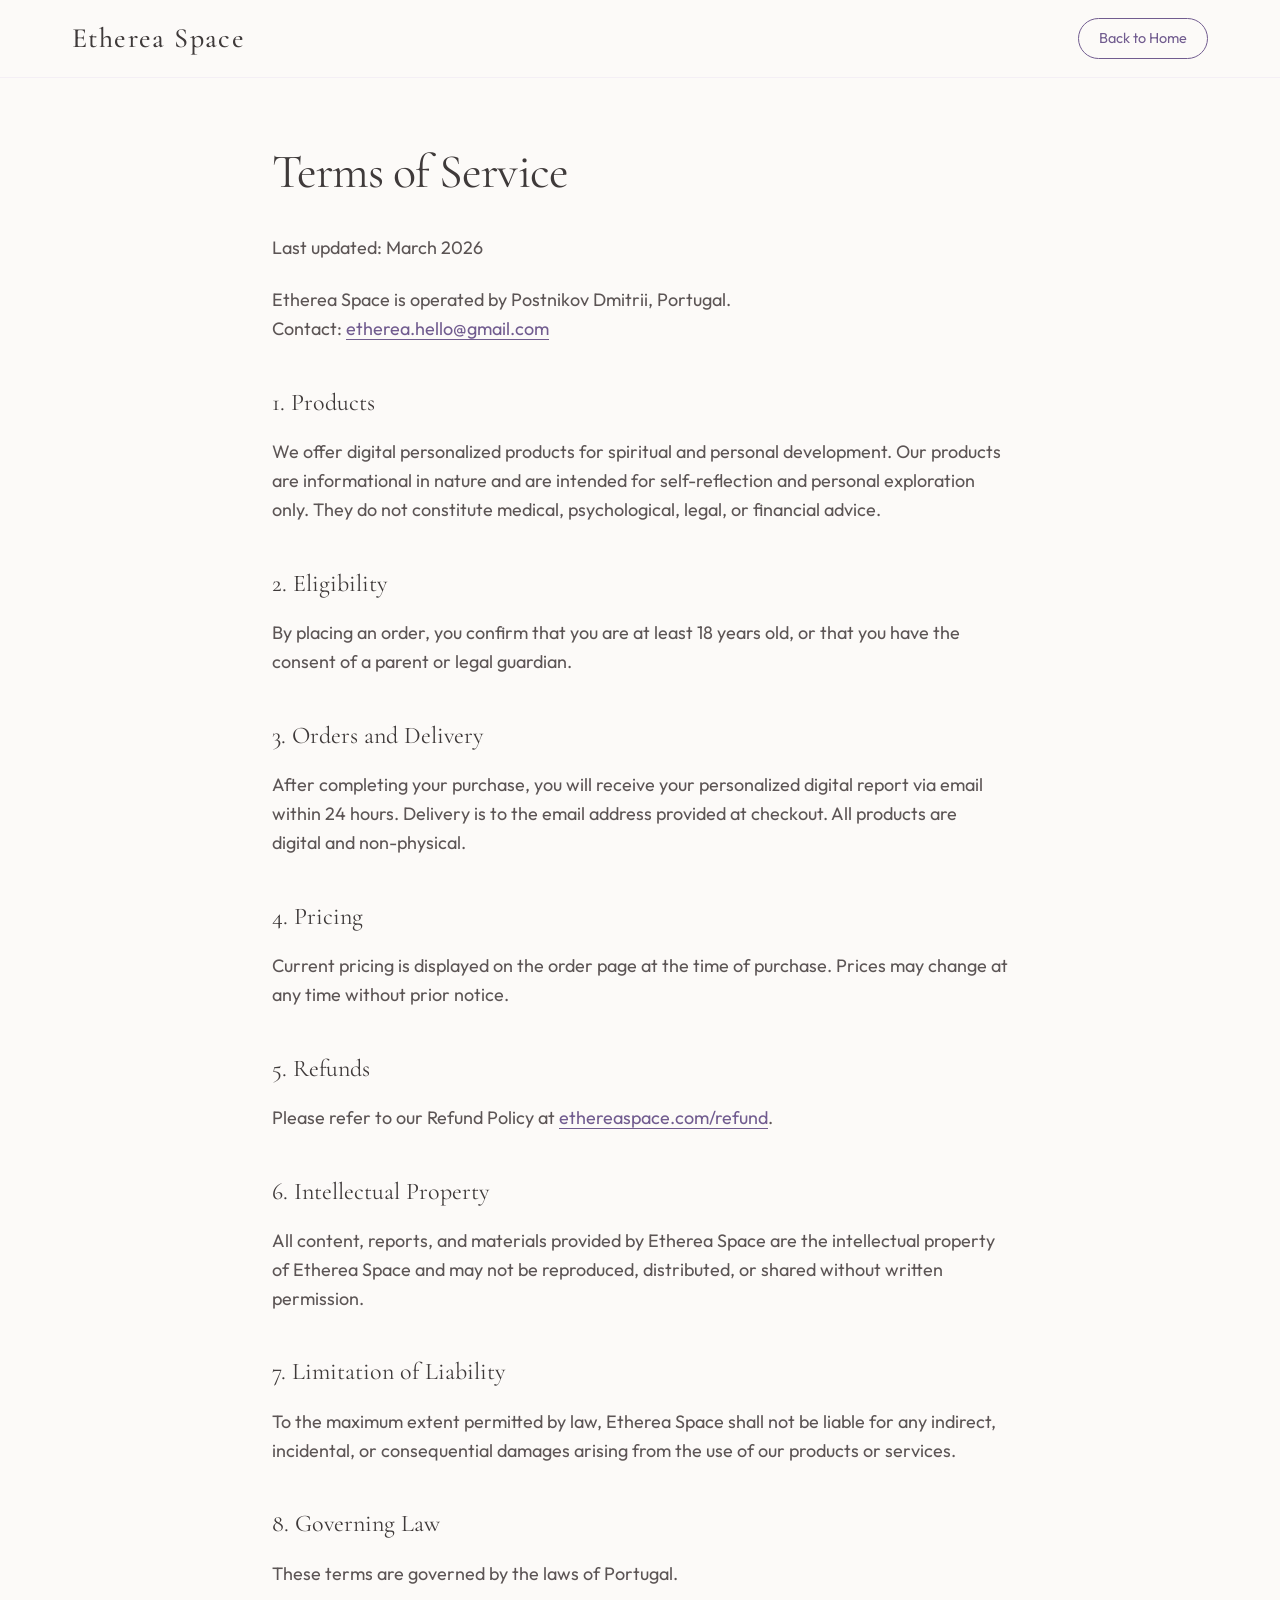
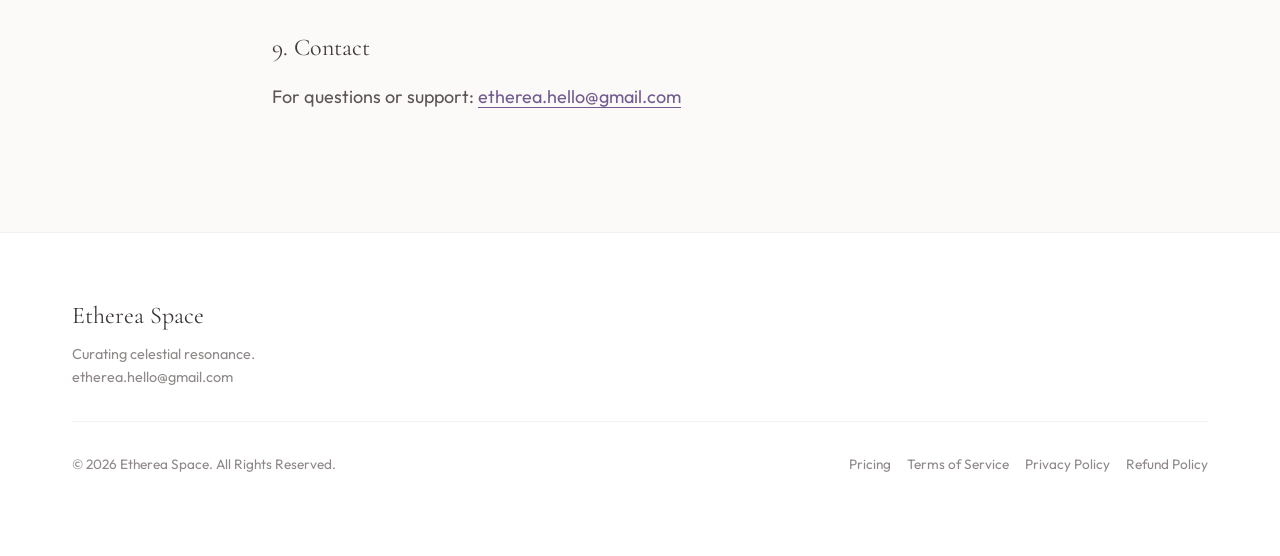
<file: terms.html>
<!DOCTYPE html>
<html lang="en">
<head>
    <meta charset="UTF-8">
    <meta name="viewport" content="width=device-width, initial-scale=1.0">
    <title>Terms of Service | Etherea Space</title>
    <link rel="preconnect" href="https://fonts.googleapis.com">
    <link rel="preconnect" href="https://fonts.gstatic.com" crossorigin>
    <link href="https://fonts.googleapis.com/css2?family=Cormorant+Garamond:ital,wght@0,300;0,400;0,500;0,600;1,400&family=Outfit:wght@300;400;500&display=swap" rel="stylesheet">
    <link rel="stylesheet" href="styles.css">
</head>
<body class="page-legal">
    <header class="navbar">
        <div class="container nav-content">
            <a href="index.html" class="logo">Etherea Space</a>
            <a href="index.html" class="btn btn-sm">Back to Home</a>
        </div>
    </header>

    <main class="legal-content">
        <div class="container container-sm">
            <h1>Terms of Service</h1>
            
            <p>Last updated: March 2026</p>
            <p>Etherea Space is operated by Postnikov Dmitrii, Portugal.<br>
            Contact: <a href="mailto:etherea.hello@gmail.com">etherea.hello@gmail.com</a></p>

            <h3>1. Products</h3>
            <p>We offer digital personalized products for spiritual and personal development. Our products are informational in nature and are intended for self-reflection and personal exploration only. They do not constitute medical, psychological, legal, or financial advice.</p>

            <h3>2. Eligibility</h3>
            <p>By placing an order, you confirm that you are at least 18 years old, or that you have the consent of a parent or legal guardian.</p>

            <h3>3. Orders and Delivery</h3>
            <p>After completing your purchase, you will receive your personalized digital report via email within 24 hours. Delivery is to the email address provided at checkout. All products are digital and non-physical.</p>

            <h3>4. Pricing</h3>
            <p>Current pricing is displayed on the order page at the time of purchase. Prices may change at any time without prior notice.</p>

            <h3>5. Refunds</h3>
            <p>Please refer to our Refund Policy at <a href="refund.html">ethereaspace.com/refund</a>.</p>

            <h3>6. Intellectual Property</h3>
            <p>All content, reports, and materials provided by Etherea Space are the intellectual property of Etherea Space and may not be reproduced, distributed, or shared without written permission.</p>

            <h3>7. Limitation of Liability</h3>
            <p>To the maximum extent permitted by law, Etherea Space shall not be liable for any indirect, incidental, or consequential damages arising from the use of our products or services.</p>

            <h3>8. Governing Law</h3>
            <p>These terms are governed by the laws of Portugal.</p>

            <h3>9. Contact</h3>
            <p>For questions or support: <a href="mailto:etherea.hello@gmail.com">etherea.hello@gmail.com</a></p>
        </div>
    </main>

    <footer class="footer">
        <div class="container footer-container">
            <div class="footer-brand">
                <h3>Etherea Space</h3>
                <p>Curating celestial resonance.</p>
                <p><a href="mailto:etherea.hello@gmail.com">etherea.hello@gmail.com</a></p>
            </div>
            <div class="footer-legal">
                <p>&copy; 2026 Etherea Space. All Rights Reserved.</p>
                <div class="legal-links">
                    <a href="pricing.html">Pricing</a>
                    <a href="terms.html">Terms of Service</a>
                    <a href="privacy.html">Privacy Policy</a>
                    <a href="refund.html">Refund Policy</a>
                </div>
            </div>
        </div>
    </footer>
</body>
</html>
</file>
<file: styles.css>
/* --- Variables & Reset --- */
:root {
    --bg-light: #FCFAF8;
    --bg-warm: #F4EFEB;
    --lavender-light: #EFE9F6;
    --lavender-main: #D3C3E5;
    --brand-dark: #3F3A3A;
    --text-main: #5C5555;
    --text-muted: #8F8888;
    
    --primary-btn: #715C8F;
    --primary-btn-hover: #5A4B75;
    
    --font-heading: 'Cormorant Garamond', serif;
    --font-body: 'Outfit', sans-serif;
    
    --radius-sm: 8px;
    --radius-md: 16px;
    --radius-lg: 24px;
    --radius-xl: 32px;
    
    --shadow-soft: 0 10px 30px rgba(113, 92, 143, 0.05);
    --shadow-hover: 0 15px 40px rgba(113, 92, 143, 0.12);
    
    --transition: 0.4s cubic-bezier(0.25, 0.8, 0.25, 1);
}

* {
    margin: 0;
    padding: 0;
    box-sizing: border-box;
}

html {
    scroll-behavior: smooth;
    font-size: 16px;
}

body {
    font-family: var(--font-body);
    background-color: var(--bg-light);
    color: var(--text-main);
    line-height: 1.6;
    overflow-x: hidden;
}

h1, h2, h3, h4, .logo, .eyebrow {
    font-family: var(--font-heading);
    color: var(--brand-dark);
    font-weight: 400;
}

h1 { font-size: clamp(3rem, 6vw, 5rem); line-height: 1.1; letter-spacing: -0.02em; }
h1 em { font-style: italic; color: #8F7CA8; }
h2 { font-size: clamp(2.2rem, 4vw, 3.5rem); line-height: 1.2; margin-bottom: 1rem; }
h3 { font-size: 1.5rem; margin-bottom: 0.5rem; }
h4 { font-size: 1.25rem; font-weight: 500; }

p { margin-bottom: 1.5rem; }

a { text-decoration: none; color: inherit; transition: var(--transition); }

.container {
    max-width: 1200px;
    margin: 0 auto;
    padding: 0 2rem;
}

.text-center { text-align: center; }
.bg-warm { background-color: var(--bg-warm); }
.bg-lavender { background-color: var(--lavender-light); }
.glass-panel {
    background: rgba(255, 255, 255, 0.7);
    backdrop-filter: blur(12px);
    -webkit-backdrop-filter: blur(12px);
    border: 1px solid rgba(255, 255, 255, 0.5);
    box-shadow: var(--shadow-soft);
    border-radius: var(--radius-lg);
}

/* --- Buttons --- */
.btn {
    display: inline-flex;
    align-items: center;
    justify-content: center;
    padding: 0.875rem 2rem;
    border-radius: 50px;
    font-family: var(--font-body);
    font-weight: 400;
    font-size: 1rem;
    cursor: pointer;
    transition: var(--transition);
    border: 1px solid transparent;
}

.btn-sm { padding: 0.5rem 1.25rem; font-size: 0.9rem; }
.btn-lg { padding: 1rem 2.5rem; font-size: 1.125rem; }

.btn-primary {
    background-color: var(--primary-btn);
    color: #fff;
    box-shadow: 0 4px 15px rgba(113, 92, 143, 0.2);
}

.btn-primary:hover {
    background-color: var(--primary-btn-hover);
    transform: translateY(-2px);
    box-shadow: 0 8px 25px rgba(113, 92, 143, 0.3);
}

/* --- Header --- */
.navbar {
    position: fixed;
    top: 0;
    left: 0;
    width: 100%;
    padding: 1rem 0;
    z-index: 100;
    background: rgba(252, 250, 248, 0.9);
    backdrop-filter: blur(10px);
    -webkit-backdrop-filter: blur(10px);
    border-bottom: 1px solid rgba(211, 195, 229, 0.2);
    transition: var(--transition);
}

.nav-content {
    display: flex;
    justify-content: space-between;
    align-items: center;
}

.logo {
    font-size: 1.75rem;
    font-weight: 500;
    letter-spacing: 0.05em;
}

.navbar .btn {
    border: 1px solid var(--primary-btn);
    color: var(--primary-btn);
    background: transparent;
}
.navbar .btn:hover {
    background: var(--primary-btn);
    color: #fff;
}

/* --- Hero Section --- */
.hero {
    padding: 10rem 0 6rem;
    min-height: 100vh;
    display: flex;
    align-items: center;
}

.hero-container {
    display: grid;
    grid-template-columns: 1.1fr 0.9fr;
    gap: 4rem;
    align-items: center;
}

.eyebrow {
    text-transform: uppercase;
    letter-spacing: 2px;
    font-size: 0.85rem;
    color: var(--text-muted);
    display: block;
    margin-bottom: 1.5rem;
}

.hero-text p {
    font-size: 1.125rem;
    margin: 1.5rem 0 2.5rem;
    max-width: 480px;
    color: var(--text-main);
}

.hero-image-wrapper {
    position: relative;
    border-radius: var(--radius-xl) var(--radius-xl) 0 var(--radius-xl);
    overflow: hidden;
    box-shadow: var(--shadow-hover);
    animation: floating 6s ease-in-out infinite;
}

.hero-img {
    width: 100%;
    height: auto;
    object-fit: cover;
    display: block;
    border-radius: inherit;
    aspect-ratio: 4/5;
}

/* --- Benefits Section --- */
.benefits { padding: 6rem 0; border-radius: var(--radius-xl) var(--radius-xl) 0 0; }
.benefits-container {
    display: grid;
    grid-template-columns: repeat(auto-fit, minmax(280px, 1fr));
    gap: 3rem;
}

.benefit-card {
    text-align: center;
    padding: 2rem;
}

.benefit-card .icon {
    font-family: var(--font-heading);
    font-size: 3rem;
    color: #A38CBE;
    margin-bottom: 1.5rem;
}

/* --- How It Works --- */
.how-it-works { padding: 8rem 0; }
.section-header { text-align: center; max-width: 600px; margin: 0 auto 4rem; }

.steps-container {
    display: grid;
    grid-template-columns: repeat(3, 1fr);
    gap: 2rem;
}

.step-card {
    background: #fff;
    padding: 3rem 2rem;
    border-radius: var(--radius-lg);
    box-shadow: var(--shadow-soft);
    position: relative;
    transition: var(--transition);
    overflow: hidden;
}

.step-card:hover { transform: translateY(-5px); box-shadow: var(--shadow-hover); }

.step-num {
    font-family: var(--font-heading);
    font-size: 4rem;
    color: var(--lavender-light);
    line-height: 1;
    margin-bottom: 1rem;
    position: absolute;
    top: 1rem;
    right: 1.5rem;
    opacity: 0.8;
}

.step-card h4 {
    margin-top: 1.5rem;
    position: relative;
    z-index: 1;
}

.step-card p {
    position: relative;
    z-index: 1;
}


/* --- Product Description --- */
.product-description { padding: 8rem 0; border-radius: var(--radius-xl) 0 var(--radius-xl) 0;}
.product-container {
    display: grid;
    grid-template-columns: 1fr 1fr;
    gap: 4rem;
    align-items: center;
}

.feature-list { list-style: none; margin-top: 2rem; }
.feature-list li {
    display: flex;
    align-items: flex-start;
    margin-bottom: 1rem;
    font-size: 1.05rem;
}
.feature-list span {
    color: #A38CBE;
    margin-right: 1rem;
    font-weight: bold;
}

.product-visual {
    padding: 2rem;
}

.abstract-card {
    position: relative;
    width: 100%;
    aspect-ratio: 3/4;
    background: linear-gradient(135deg, #FCFAF8 0%, #EFE9F6 100%);
    border-radius: var(--radius-xl);
    overflow: hidden;
    display: flex;
    align-items: center;
    justify-content: center;
    box-shadow: var(--shadow-soft);
}

.abstract-card .circle {
    position: absolute;
    border-radius: 50%;
    filter: blur(40px);
}
.c1 { width: 300px; height: 300px; background: rgba(211, 195, 229, 0.4); top: -50px; right: -50px; }
.c2 { width: 250px; height: 250px; background: rgba(244, 239, 235, 0.8); bottom: -20px; left: -20px; }

.glass-overlay {
    background: rgba(255,255,255,0.6);
    backdrop-filter: blur(20px);
    -webkit-backdrop-filter: blur(20px);
    border: 1px solid rgba(255,255,255,0.8);
    padding: 2.5rem;
    border-radius: var(--radius-md);
    width: 70%;
    z-index: 2;
    box-shadow: 0 10px 30px rgba(0,0,0,0.03);
}

.glass-overlay h4 { font-family: var(--font-heading); margin-bottom: 1.5rem; text-align: center; }

.lines .line {
    height: 4px; border-radius: 2px; background: rgba(63,58,58,0.1); margin-bottom: 0.75rem;
}
.w-long { width: 100%; } .w-med { width: 80%; } .w-short { width: 60%; }

/* --- Testimonials --- */
.testimonials { padding: 8rem 0; }
.testimonial-grid {
    display: grid;
    grid-template-columns: repeat(2, 1fr);
    gap: 2rem;
}

.testimonial-card {
    background: #fff;
    padding: 3rem;
    border-radius: var(--radius-lg);
    box-shadow: var(--shadow-soft);
    display: flex;
    flex-direction: column;
    justify-content: space-between;
}

.stars { color: #D6B75A; font-size: 1.25rem; margin-bottom: 1rem; letter-spacing: 2px; }

.review-text { font-style: italic; font-size: 1.125rem; margin-bottom: 2rem; color: var(--brand-dark); }

.reviewer {
    display: flex;
    flex-direction: column;
}

.reviewer strong { font-family: var(--font-heading); font-size: 1.25rem; font-weight: 500; }
.reviewer span { font-size: 0.85rem; color: var(--text-muted); text-transform: uppercase; letter-spacing: 1px;}

/* --- Input Form & Pricing --- */
.form-section { padding: 6rem 0; overflow: hidden; border-radius: 0 var(--radius-xl) 0 0; }
.form-layout {
    display: grid;
    grid-template-columns: 1fr 1.2fr;
    gap: 4rem;
}

.form-intro { padding-right: 2rem; padding-top: 2rem; }
.pricing-card {
    display: inline-flex;
    flex-direction: column;
    background: #fff;
    padding: 2rem;
    border-radius: var(--radius-md);
    box-shadow: var(--shadow-soft);
    margin-bottom: 2rem;
    border-left: 4px solid var(--primary-btn);
}

.price { font-family: var(--font-heading); font-size: 3rem; color: var(--brand-dark); line-height: 1; margin-bottom: 0.5rem; }

.form-wrapper { padding: 3rem; }

.form-group { margin-bottom: 1.5rem; }
.form-row { display: flex; gap: 1rem; }
.half { flex: 1; }

label {
    display: block;
    font-size: 0.9rem;
    font-weight: 500;
    margin-bottom: 0.5rem;
    color: var(--brand-dark);
}

.helper-text { display: block; margin-top: 0.25rem; font-size: 0.8rem; color: var(--text-muted); }

input, textarea {
    width: 100%;
    padding: 1rem;
    background: rgba(255, 255, 255, 0.8);
    border: 1px solid rgba(211, 195, 229, 0.5);
    border-radius: var(--radius-sm);
    font-family: var(--font-body);
    font-size: 1rem;
    color: var(--brand-dark);
    transition: var(--transition);
}

input:focus, textarea:focus {
    outline: none;
    border-color: var(--primary-btn);
    background: #fff;
    box-shadow: 0 0 0 4px rgba(113, 92, 143, 0.1);
}

textarea { resize: vertical; min-height: 80px; }

.submit-btn { width: 100%; margin-top: 1rem; font-size: 1.125rem; }

.form-success {
    text-align: center;
    padding: 2rem;
    background: #fff;
    border-radius: var(--radius-md);
    animation: fadeIn 0.5s ease-out;
}

.form-success h3 { color: var(--primary-btn); margin-bottom: 1rem; }
.form-success p { margin-bottom: 0; }

/* --- FAQ --- */
.faq-section { padding: 8rem 0; }
.faq-container { max-width: 800px; }
.faq-container h2 { text-align: center; margin-bottom: 3rem; }

.faq-item {
    border-bottom: 1px solid rgba(0,0,0,0.05);
    margin-bottom: 1rem;
}

.faq-question {
    width: 100%;
    text-align: left;
    background: transparent;
    border: none;
    padding: 1.5rem 0;
    font-size: 1.25rem;
    font-family: var(--font-heading);
    color: var(--brand-dark);
    cursor: pointer;
    display: flex;
    justify-content: space-between;
    align-items: center;
}

.faq-question::after {
    content: '+';
    font-size: 1.5rem;
    font-family: var(--font-body);
    font-weight: 300;
    transition: transform 0.3s ease;
}

.faq-item.active .faq-question::after { content: '-'; transform: rotate(180deg); }

.faq-answer {
    max-height: 0;
    overflow: hidden;
    transition: max-height 0.3s ease-out;
}

.faq-answer p { padding-bottom: 1.5rem; color: var(--text-main); margin-bottom: 0; }

/* --- Final CTA --- */
.final-cta { padding: 8rem 0; border-radius: var(--radius-xl) var(--radius-xl) 0 0; }
.cta-container h2 { margin-bottom: 1rem; }
.cta-container p { font-size: 1.25rem; margin-bottom: 2.5rem; }

/* --- Footer --- */
.footer {
    background: #fff;
    padding: 4rem 0 2rem;
    border-top: 1px solid rgba(0,0,0,0.05);
}

.footer-container {
    display: flex;
    justify-content: space-between;
    flex-wrap: wrap;
    gap: 2rem;
    margin-bottom: 3rem;
}

.footer-brand h3 { font-size: 1.5rem; margin-bottom: 0.5rem; }
.footer-brand p { font-size: 0.9rem; color: var(--text-muted); margin-bottom: 0;}

.footer-links { display: flex; gap: 2rem; }
.footer-links a { font-weight: 500; font-size: 0.9rem; text-transform: uppercase; letter-spacing: 1px; }
.footer-links a:hover { color: var(--primary-btn); }

.footer-legal {
    width: 100%;
    display: flex;
    justify-content: space-between;
    align-items: center;
    padding-top: 2rem;
    border-top: 1px solid rgba(0,0,0,0.05);
    font-size: 0.85rem;
    color: var(--text-muted);
}
.footer-legal p { margin-bottom: 0; }

.legal-links { display: flex; gap: 1rem; }
.legal-links a:hover { color: var(--brand-dark); }

/* --- Animations & Utilities --- */
.loader {
    width: 20px; height: 20px;
    border: 3px solid rgba(255,255,255,0.3);
    border-radius: 50%;
    border-top-color: #fff;
    animation: spin 1s ease-in-out infinite;
}

@keyframes spin { to { transform: rotate(360deg); } }
@keyframes fadeIn { from { opacity: 0; transform: translateY(10px); } to { opacity: 1; transform: translateY(0); } }
@keyframes floating {
    0% { transform: translateY(0px); }
    50% { transform: translateY(-10px); }
    100% { transform: translateY(0px); }
}

/* --- Responsive Layout --- */
@media (max-width: 900px) {
    .hero-container, .product-container, .form-layout { grid-template-columns: 1fr; gap: 3rem; }
    .hero-text { text-align: center; }
    .hero-text p { margin: 1.5rem auto 2.5rem; }
    .hero { padding: 8rem 0 4rem; text-align: center;}
    .cta-group { justify-content: center; }
    .steps-container { grid-template-columns: 1fr; }
    .testimonial-grid { grid-template-columns: 1fr; }
    .product-container { display: flex; flex-direction: column-reverse; }
    .hero-image-wrapper { max-width: 500px; margin: 0 auto; }
}

@media (max-width: 600px) {
    body { font-size: 15px; }
    .container { padding: 0 1.5rem; }
    .form-wrapper { padding: 2rem 1.5rem; }
    .form-row { flex-direction: column; gap: 0; }
    .footer-container { flex-direction: column; text-align: center; }
    .footer-links { flex-direction: column; gap: 1rem; align-items: center; }
    .footer-legal { flex-direction: column; gap: 1rem; text-align: center; }
    h1 { font-size: 2.5rem; }
    .hero { padding: 7rem 0 3rem; }
}

@media (max-width: 400px) {
    .step-card { padding: 2.5rem 1.5rem; }
    .product-description, .how-it-works, .testimonials, .form-section { padding: 5rem 0; }
}

/* --- Legal Pages --- */
.page-legal { padding-top: 80px; }
.legal-content { padding: 4rem 0 6rem; }
.container-sm { max-width: 800px; margin: 0 auto; }
.legal-content h1 { font-size: clamp(2.5rem, 4vw, 3rem); margin-bottom: 2rem; color: var(--brand-dark); line-height: 1.2; }
.legal-content h3 { font-size: 1.5rem; margin-top: 2.5rem; margin-bottom: 1rem; color: var(--brand-dark); }
.legal-content p { margin-bottom: 1.5rem; font-size: 1.125rem; }
.legal-content ul { margin-bottom: 2rem; padding-left: 1.5rem; }
.legal-content li { margin-bottom: 0.75rem; font-size: 1.125rem; }
.legal-content a { color: var(--primary-btn); text-decoration: underline; text-underline-offset: 4px; }
.legal-content a:hover { color: var(--primary-btn-hover); }
</file>
